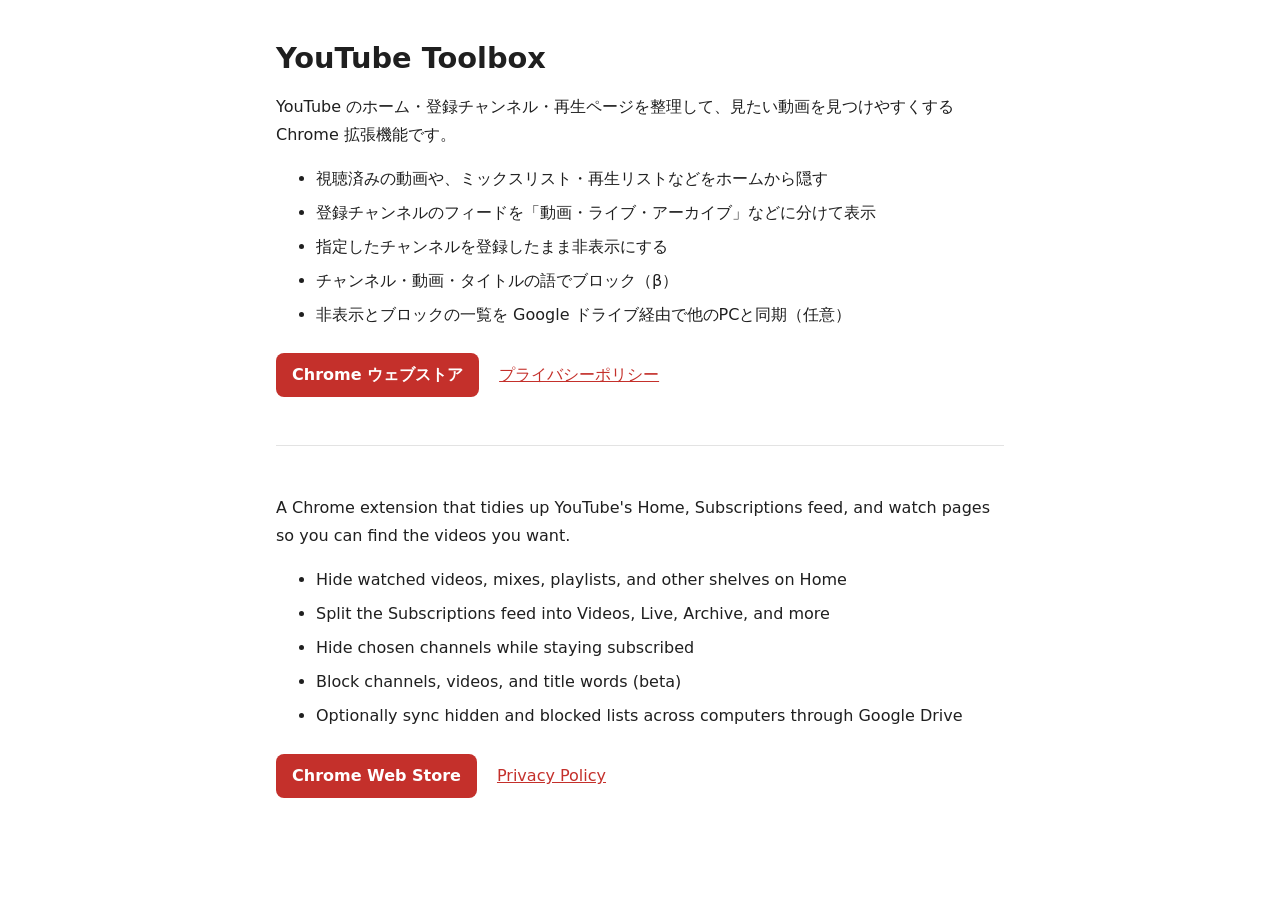
<file: index.html>
<!doctype html>
<html lang="ja">
<head>
  <meta charset="utf-8">
  <meta name="viewport" content="width=device-width, initial-scale=1">
  <title>YouTube Toolbox</title>
  <link rel="stylesheet" href="style.css">
</head>
<body>
  <main>
    <h1>YouTube Toolbox</h1>
    <p>YouTube のホーム・登録チャンネル・再生ページを整理して、見たい動画を見つけやすくする Chrome 拡張機能です。</p>
    <ul>
      <li>視聴済みの動画や、ミックスリスト・再生リストなどをホームから隠す</li>
      <li>登録チャンネルのフィードを「動画・ライブ・アーカイブ」などに分けて表示</li>
      <li>指定したチャンネルを登録したまま非表示にする</li>
      <li>チャンネル・動画・タイトルの語でブロック（β）</li>
      <li>非表示とブロックの一覧を Google ドライブ経由で他のPCと同期（任意）</li>
    </ul>
    <p class="links">
      <a class="button" href="https://chromewebstore.google.com/detail/acdgcmepoenjgodpmhgcahcllmccpcnc">Chrome ウェブストア</a>
      <a href="privacy.html">プライバシーポリシー</a>
    </p>

    <hr>

    <div lang="en">
      <p>A Chrome extension that tidies up YouTube's Home, Subscriptions feed, and watch pages so you can find the videos you want.</p>
      <ul>
        <li>Hide watched videos, mixes, playlists, and other shelves on Home</li>
        <li>Split the Subscriptions feed into Videos, Live, Archive, and more</li>
        <li>Hide chosen channels while staying subscribed</li>
        <li>Block channels, videos, and title words (beta)</li>
        <li>Optionally sync hidden and blocked lists across computers through Google Drive</li>
      </ul>
      <p class="links">
        <a class="button" href="https://chromewebstore.google.com/detail/acdgcmepoenjgodpmhgcahcllmccpcnc">Chrome Web Store</a>
        <a href="privacy.html">Privacy Policy</a>
      </p>
    </div>
  </main>
</body>
</html>
</file>
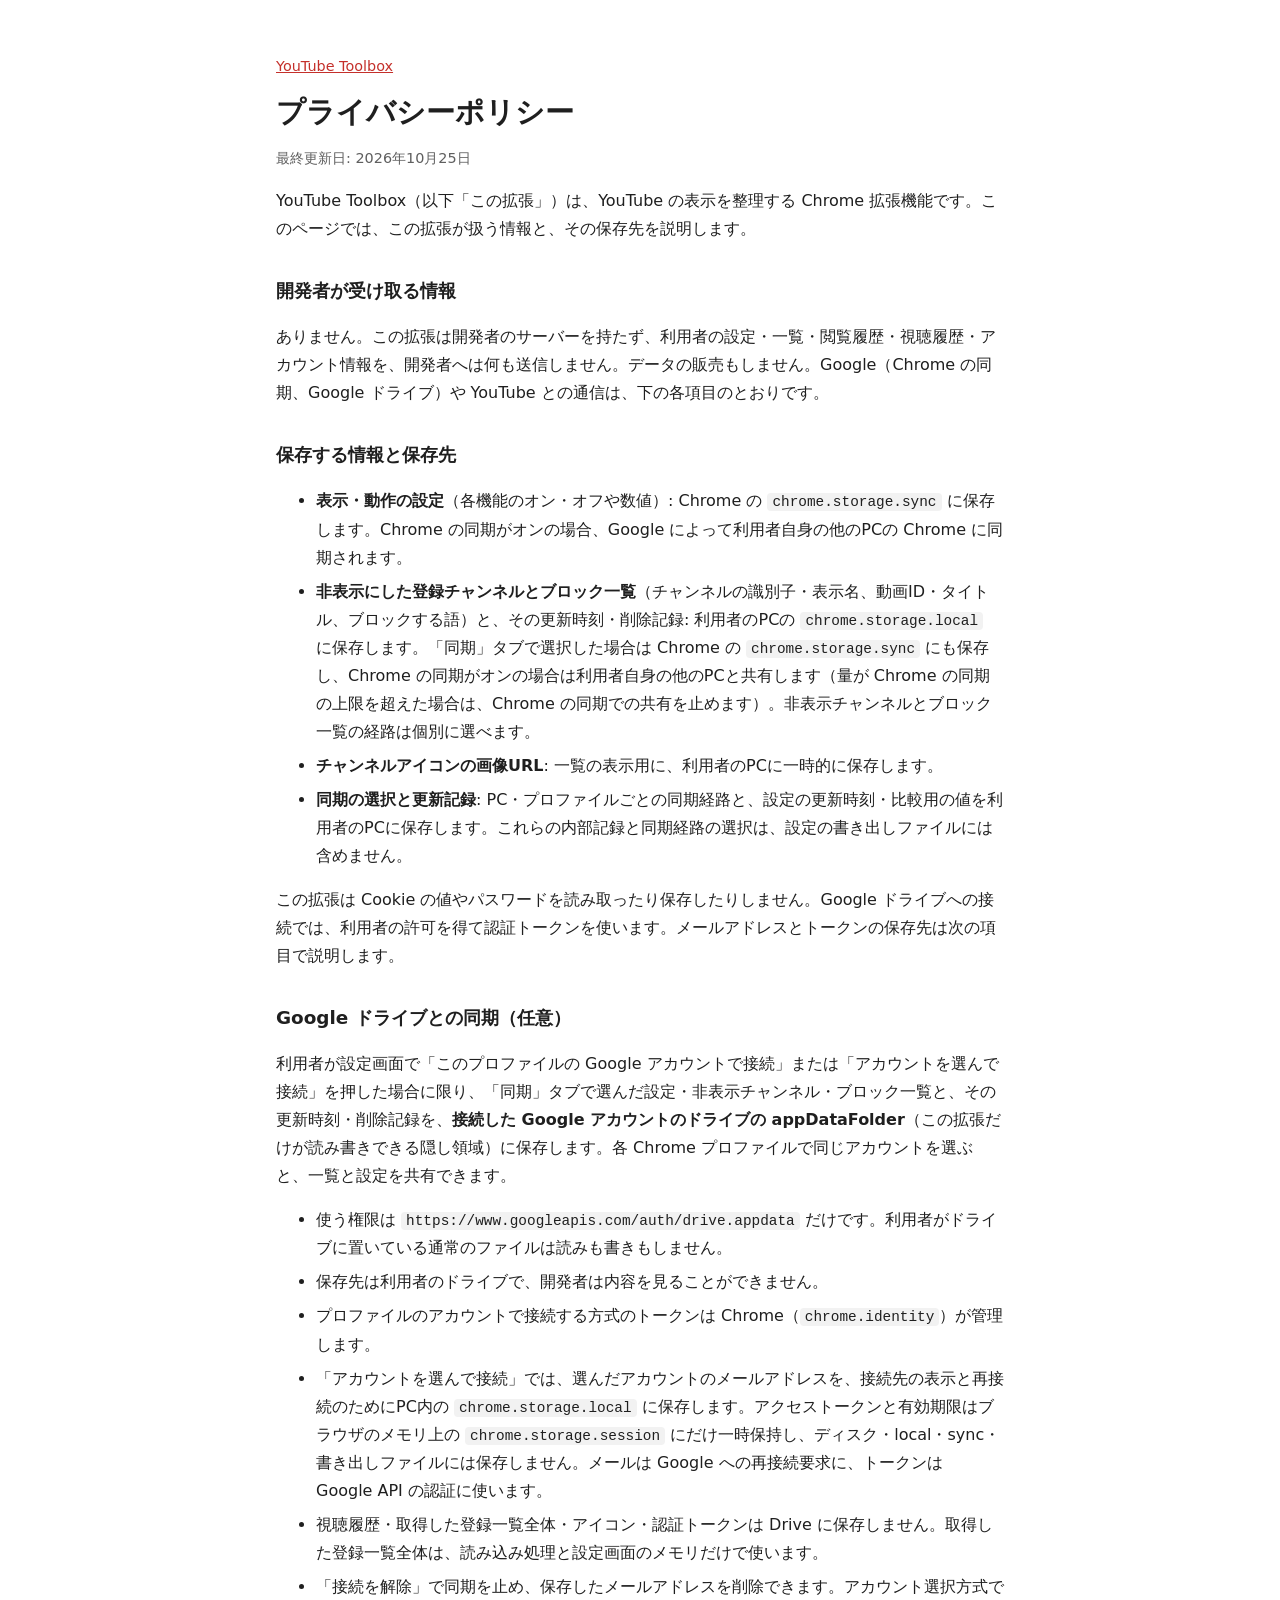
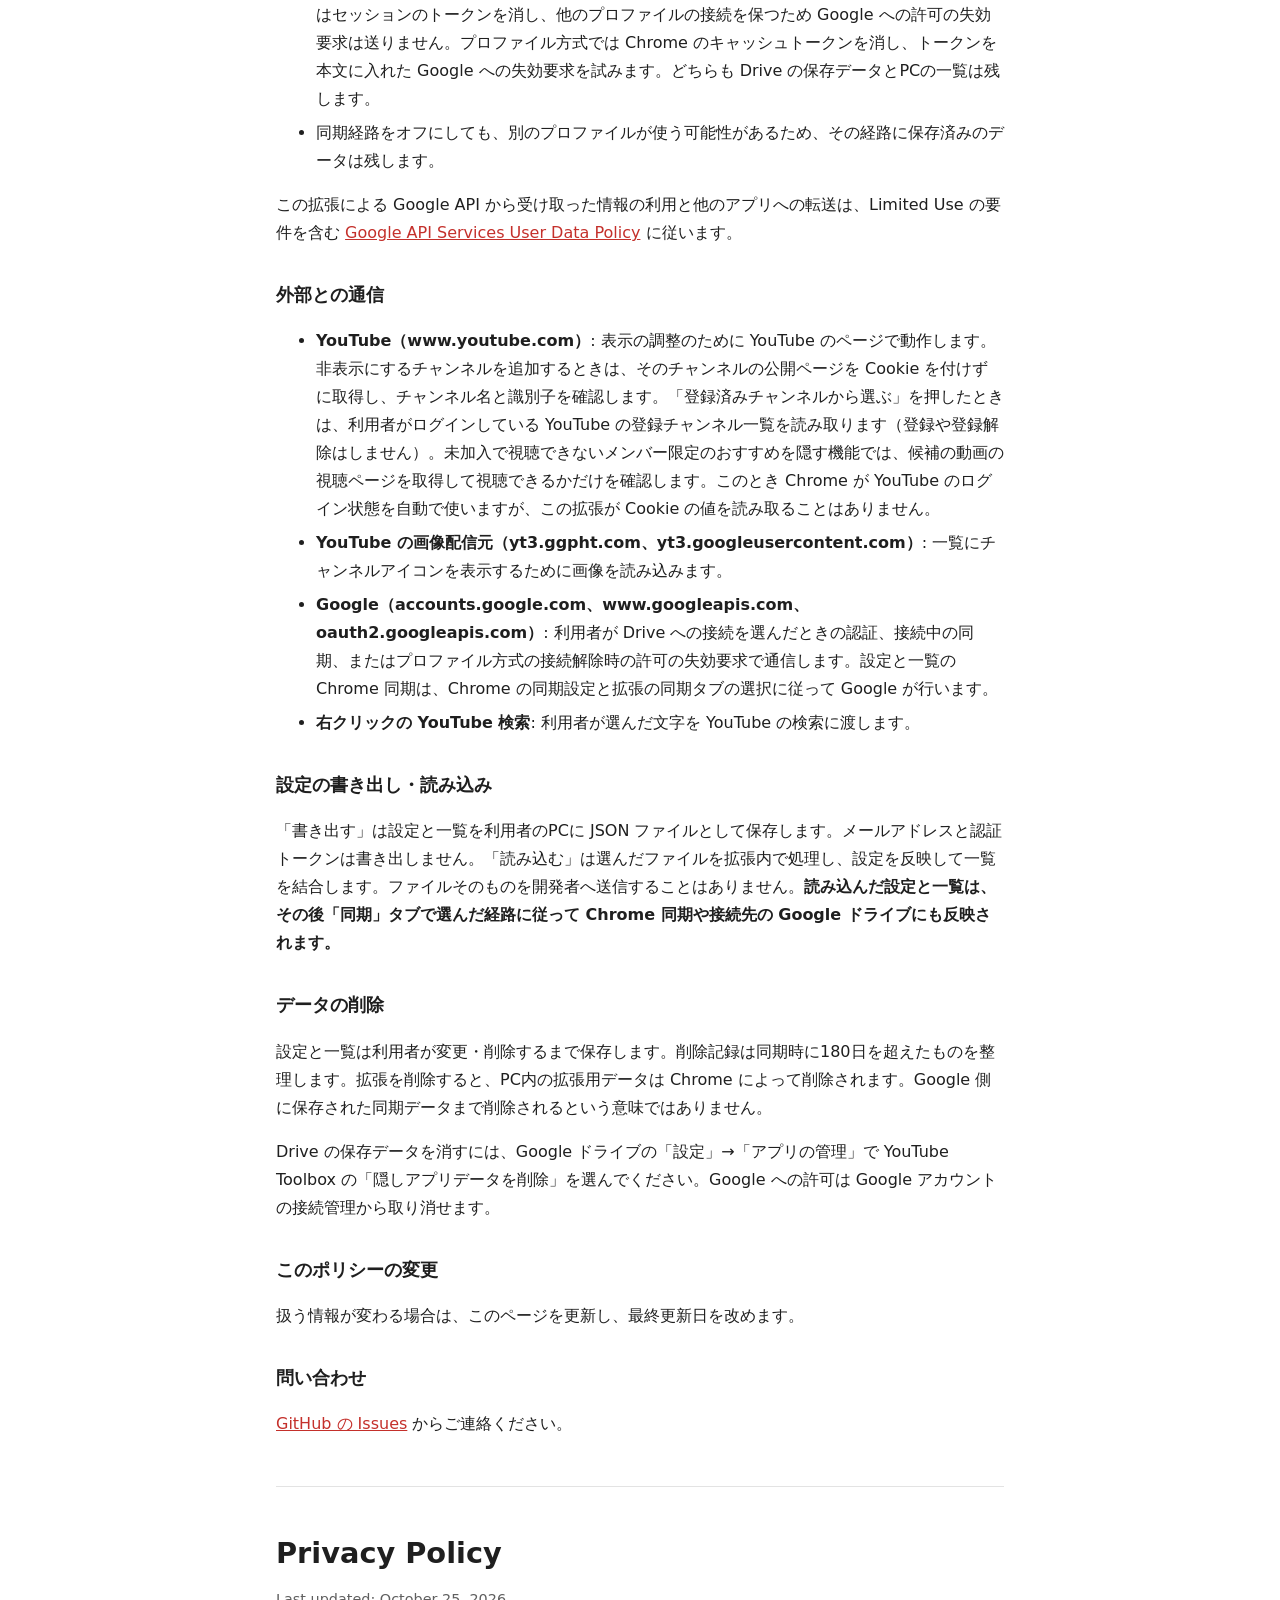
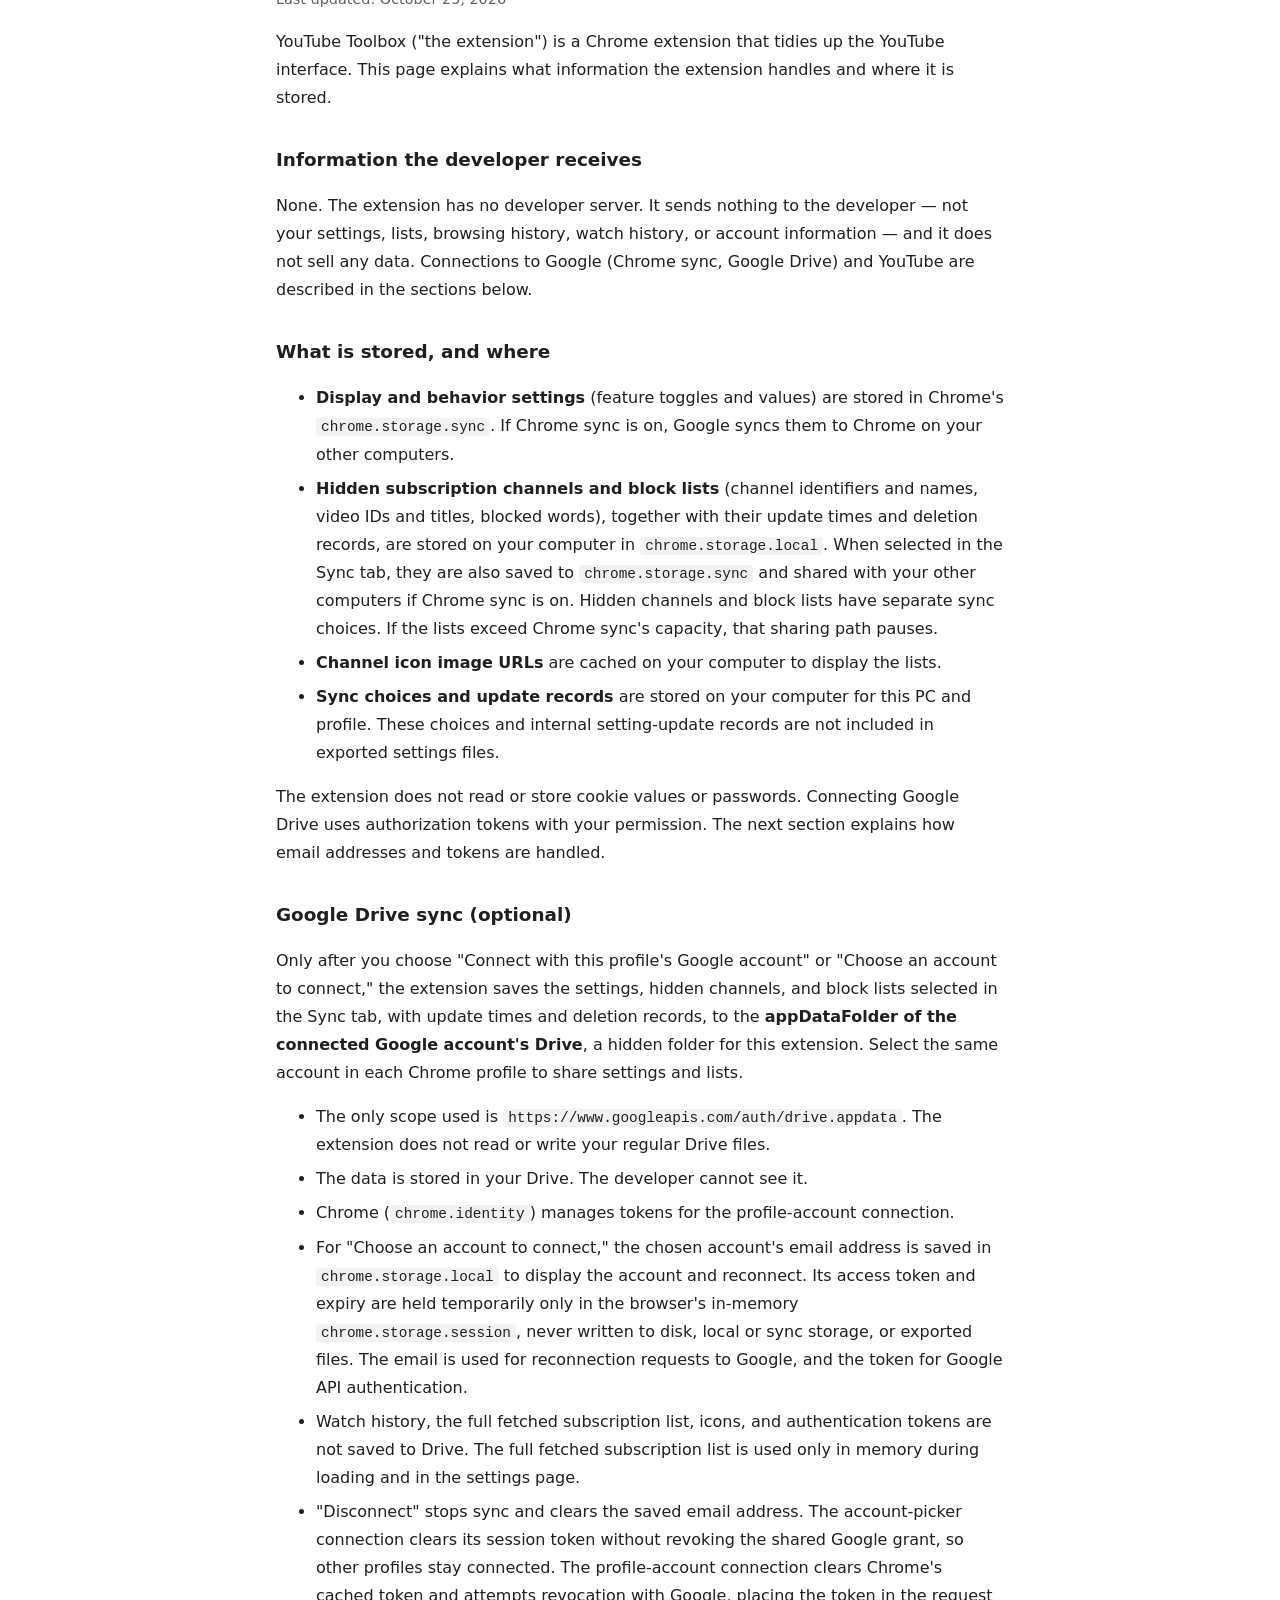
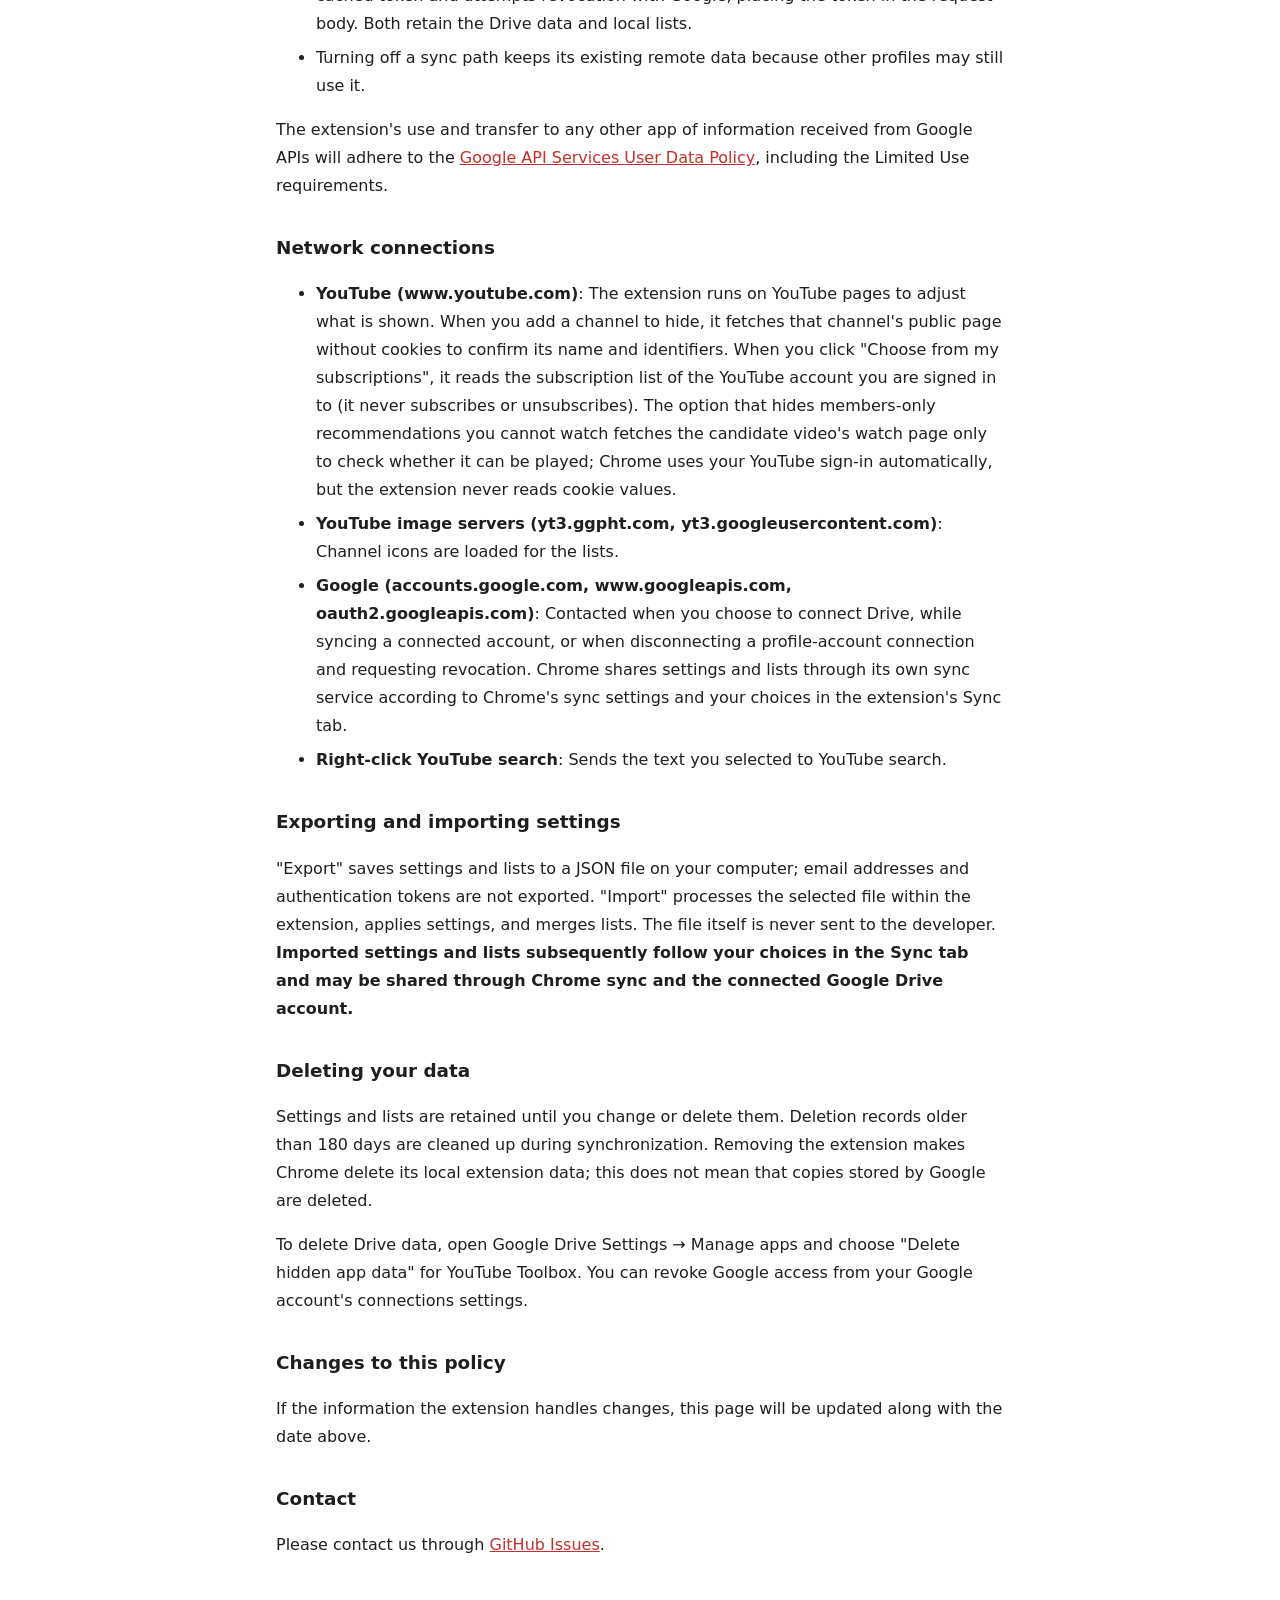
<file: privacy.html>
<!doctype html>
<html lang="ja">
<head>
  <meta charset="utf-8">
  <meta name="viewport" content="width=device-width, initial-scale=1">
  <title>YouTube Toolbox – プライバシーポリシー / Privacy Policy</title>
  <link rel="stylesheet" href="style.css">
</head>
<body>
  <main>
    <p class="back"><a href="./">YouTube Toolbox</a></p>
    <h1>プライバシーポリシー</h1>
    <p class="updated">最終更新日: 2026年10月25日</p>

    <p>YouTube Toolbox（以下「この拡張」）は、YouTube の表示を整理する Chrome 拡張機能です。このページでは、この拡張が扱う情報と、その保存先を説明します。</p>

    <h2>開発者が受け取る情報</h2>
    <p>ありません。この拡張は開発者のサーバーを持たず、利用者の設定・一覧・閲覧履歴・視聴履歴・アカウント情報を、開発者へは何も送信しません。データの販売もしません。Google（Chrome の同期、Google ドライブ）や YouTube との通信は、下の各項目のとおりです。</p>

    <h2>保存する情報と保存先</h2>
    <ul>
      <li><strong>表示・動作の設定</strong>（各機能のオン・オフや数値）: Chrome の <code>chrome.storage.sync</code> に保存します。Chrome の同期がオンの場合、Google によって利用者自身の他のPCの Chrome に同期されます。</li>
      <li><strong>非表示にした登録チャンネルとブロック一覧</strong>（チャンネルの識別子・表示名、動画ID・タイトル、ブロックする語）と、その更新時刻・削除記録: 利用者のPCの <code>chrome.storage.local</code> に保存します。「同期」タブで選択した場合は Chrome の <code>chrome.storage.sync</code> にも保存し、Chrome の同期がオンの場合は利用者自身の他のPCと共有します（量が Chrome の同期の上限を超えた場合は、Chrome の同期での共有を止めます）。非表示チャンネルとブロック一覧の経路は個別に選べます。</li>
      <li><strong>チャンネルアイコンの画像URL</strong>: 一覧の表示用に、利用者のPCに一時的に保存します。</li>
      <li><strong>同期の選択と更新記録</strong>: PC・プロファイルごとの同期経路と、設定の更新時刻・比較用の値を利用者のPCに保存します。これらの内部記録と同期経路の選択は、設定の書き出しファイルには含めません。</li>
    </ul>
    <p>この拡張は Cookie の値やパスワードを読み取ったり保存したりしません。Google ドライブへの接続では、利用者の許可を得て認証トークンを使います。メールアドレスとトークンの保存先は次の項目で説明します。</p>

    <h2>Google ドライブとの同期（任意）</h2>
    <p>利用者が設定画面で「このプロファイルの Google アカウントで接続」または「アカウントを選んで接続」を押した場合に限り、「同期」タブで選んだ設定・非表示チャンネル・ブロック一覧と、その更新時刻・削除記録を、<strong>接続した Google アカウントのドライブの appDataFolder</strong>（この拡張だけが読み書きできる隠し領域）に保存します。各 Chrome プロファイルで同じアカウントを選ぶと、一覧と設定を共有できます。</p>
    <ul>
      <li>使う権限は <code>https://www.googleapis.com/auth/drive.appdata</code> だけです。利用者がドライブに置いている通常のファイルは読みも書きもしません。</li>
      <li>保存先は利用者のドライブで、開発者は内容を見ることができません。</li>
      <li>プロファイルのアカウントで接続する方式のトークンは Chrome（<code>chrome.identity</code>）が管理します。</li>
      <li>「アカウントを選んで接続」では、選んだアカウントのメールアドレスを、接続先の表示と再接続のためにPC内の <code>chrome.storage.local</code> に保存します。アクセストークンと有効期限はブラウザのメモリ上の <code>chrome.storage.session</code> にだけ一時保持し、ディスク・local・sync・書き出しファイルには保存しません。メールは Google への再接続要求に、トークンは Google API の認証に使います。</li>
      <li>視聴履歴・取得した登録一覧全体・アイコン・認証トークンは Drive に保存しません。取得した登録一覧全体は、読み込み処理と設定画面のメモリだけで使います。</li>
      <li>「接続を解除」で同期を止め、保存したメールアドレスを削除できます。アカウント選択方式ではセッションのトークンを消し、他のプロファイルの接続を保つため Google への許可の失効要求は送りません。プロファイル方式では Chrome のキャッシュトークンを消し、トークンを本文に入れた Google への失効要求を試みます。どちらも Drive の保存データとPCの一覧は残します。</li>
      <li>同期経路をオフにしても、別のプロファイルが使う可能性があるため、その経路に保存済みのデータは残します。</li>
    </ul>
    <p>この拡張による Google API から受け取った情報の利用と他のアプリへの転送は、Limited Use の要件を含む <a href="https://developers.google.com/terms/api-services-user-data-policy">Google API Services User Data Policy</a> に従います。</p>

    <h2>外部との通信</h2>
    <ul>
      <li><strong>YouTube（www.youtube.com）</strong>: 表示の調整のために YouTube のページで動作します。非表示にするチャンネルを追加するときは、そのチャンネルの公開ページを Cookie を付けずに取得し、チャンネル名と識別子を確認します。「登録済みチャンネルから選ぶ」を押したときは、利用者がログインしている YouTube の登録チャンネル一覧を読み取ります（登録や登録解除はしません）。未加入で視聴できないメンバー限定のおすすめを隠す機能では、候補の動画の視聴ページを取得して視聴できるかだけを確認します。このとき Chrome が YouTube のログイン状態を自動で使いますが、この拡張が Cookie の値を読み取ることはありません。</li>
      <li><strong>YouTube の画像配信元（yt3.ggpht.com、yt3.googleusercontent.com）</strong>: 一覧にチャンネルアイコンを表示するために画像を読み込みます。</li>
      <li><strong>Google（accounts.google.com、www.googleapis.com、oauth2.googleapis.com）</strong>: 利用者が Drive への接続を選んだときの認証、接続中の同期、またはプロファイル方式の接続解除時の許可の失効要求で通信します。設定と一覧の Chrome 同期は、Chrome の同期設定と拡張の同期タブの選択に従って Google が行います。</li>
      <li><strong>右クリックの YouTube 検索</strong>: 利用者が選んだ文字を YouTube の検索に渡します。</li>
    </ul>

    <h2>設定の書き出し・読み込み</h2>
    <p>「書き出す」は設定と一覧を利用者のPCに JSON ファイルとして保存します。メールアドレスと認証トークンは書き出しません。「読み込む」は選んだファイルを拡張内で処理し、設定を反映して一覧を結合します。ファイルそのものを開発者へ送信することはありません。<strong>読み込んだ設定と一覧は、その後「同期」タブで選んだ経路に従って Chrome 同期や接続先の Google ドライブにも反映されます。</strong></p>

    <h2>データの削除</h2>
    <p>設定と一覧は利用者が変更・削除するまで保存します。削除記録は同期時に180日を超えたものを整理します。拡張を削除すると、PC内の拡張用データは Chrome によって削除されます。Google 側に保存された同期データまで削除されるという意味ではありません。</p>
    <p>Drive の保存データを消すには、Google ドライブの「設定」→「アプリの管理」で YouTube Toolbox の「隠しアプリデータを削除」を選んでください。Google への許可は Google アカウントの接続管理から取り消せます。</p>

    <h2>このポリシーの変更</h2>
    <p>扱う情報が変わる場合は、このページを更新し、最終更新日を改めます。</p>

    <h2>問い合わせ</h2>
    <p><a href="https://github.com/dssafewhfh/youtube-toolbox-site/issues">GitHub の Issues</a> からご連絡ください。</p>

    <hr>

    <h1 lang="en">Privacy Policy</h1>
    <div lang="en">
      <p class="updated">Last updated: October 25, 2026</p>

      <p>YouTube Toolbox ("the extension") is a Chrome extension that tidies up the YouTube interface. This page explains what information the extension handles and where it is stored.</p>

      <h2>Information the developer receives</h2>
      <p>None. The extension has no developer server. It sends nothing to the developer — not your settings, lists, browsing history, watch history, or account information — and it does not sell any data. Connections to Google (Chrome sync, Google Drive) and YouTube are described in the sections below.</p>

      <h2>What is stored, and where</h2>
      <ul>
        <li><strong>Display and behavior settings</strong> (feature toggles and values) are stored in Chrome's <code>chrome.storage.sync</code>. If Chrome sync is on, Google syncs them to Chrome on your other computers.</li>
        <li><strong>Hidden subscription channels and block lists</strong> (channel identifiers and names, video IDs and titles, blocked words), together with their update times and deletion records, are stored on your computer in <code>chrome.storage.local</code>. When selected in the Sync tab, they are also saved to <code>chrome.storage.sync</code> and shared with your other computers if Chrome sync is on. Hidden channels and block lists have separate sync choices. If the lists exceed Chrome sync's capacity, that sharing path pauses.</li>
        <li><strong>Channel icon image URLs</strong> are cached on your computer to display the lists.</li>
        <li><strong>Sync choices and update records</strong> are stored on your computer for this PC and profile. These choices and internal setting-update records are not included in exported settings files.</li>
      </ul>
      <p>The extension does not read or store cookie values or passwords. Connecting Google Drive uses authorization tokens with your permission. The next section explains how email addresses and tokens are handled.</p>

      <h2>Google Drive sync (optional)</h2>
      <p>Only after you choose "Connect with this profile's Google account" or "Choose an account to connect," the extension saves the settings, hidden channels, and block lists selected in the Sync tab, with update times and deletion records, to the <strong>appDataFolder of the connected Google account's Drive</strong>, a hidden folder for this extension. Select the same account in each Chrome profile to share settings and lists.</p>
      <ul>
        <li>The only scope used is <code>https://www.googleapis.com/auth/drive.appdata</code>. The extension does not read or write your regular Drive files.</li>
        <li>The data is stored in your Drive. The developer cannot see it.</li>
        <li>Chrome (<code>chrome.identity</code>) manages tokens for the profile-account connection.</li>
        <li>For "Choose an account to connect," the chosen account's email address is saved in <code>chrome.storage.local</code> to display the account and reconnect. Its access token and expiry are held temporarily only in the browser's in-memory <code>chrome.storage.session</code>, never written to disk, local or sync storage, or exported files. The email is used for reconnection requests to Google, and the token for Google API authentication.</li>
        <li>Watch history, the full fetched subscription list, icons, and authentication tokens are not saved to Drive. The full fetched subscription list is used only in memory during loading and in the settings page.</li>
        <li>"Disconnect" stops sync and clears the saved email address. The account-picker connection clears its session token without revoking the shared Google grant, so other profiles stay connected. The profile-account connection clears Chrome's cached token and attempts revocation with Google, placing the token in the request body. Both retain the Drive data and local lists.</li>
        <li>Turning off a sync path keeps its existing remote data because other profiles may still use it.</li>
      </ul>
      <p>The extension's use and transfer to any other app of information received from Google APIs will adhere to the <a href="https://developers.google.com/terms/api-services-user-data-policy">Google API Services User Data Policy</a>, including the Limited Use requirements.</p>

      <h2>Network connections</h2>
      <ul>
        <li><strong>YouTube (www.youtube.com)</strong>: The extension runs on YouTube pages to adjust what is shown. When you add a channel to hide, it fetches that channel's public page without cookies to confirm its name and identifiers. When you click "Choose from my subscriptions", it reads the subscription list of the YouTube account you are signed in to (it never subscribes or unsubscribes). The option that hides members-only recommendations you cannot watch fetches the candidate video's watch page only to check whether it can be played; Chrome uses your YouTube sign-in automatically, but the extension never reads cookie values.</li>
        <li><strong>YouTube image servers (yt3.ggpht.com, yt3.googleusercontent.com)</strong>: Channel icons are loaded for the lists.</li>
        <li><strong>Google (accounts.google.com, www.googleapis.com, oauth2.googleapis.com)</strong>: Contacted when you choose to connect Drive, while syncing a connected account, or when disconnecting a profile-account connection and requesting revocation. Chrome shares settings and lists through its own sync service according to Chrome's sync settings and your choices in the extension's Sync tab.</li>
        <li><strong>Right-click YouTube search</strong>: Sends the text you selected to YouTube search.</li>
      </ul>

      <h2>Exporting and importing settings</h2>
      <p>"Export" saves settings and lists to a JSON file on your computer; email addresses and authentication tokens are not exported. "Import" processes the selected file within the extension, applies settings, and merges lists. The file itself is never sent to the developer. <strong>Imported settings and lists subsequently follow your choices in the Sync tab and may be shared through Chrome sync and the connected Google Drive account.</strong></p>

      <h2>Deleting your data</h2>
      <p>Settings and lists are retained until you change or delete them. Deletion records older than 180 days are cleaned up during synchronization. Removing the extension makes Chrome delete its local extension data; this does not mean that copies stored by Google are deleted.</p>
      <p>To delete Drive data, open Google Drive Settings → Manage apps and choose "Delete hidden app data" for YouTube Toolbox. You can revoke Google access from your Google account's connections settings.</p>

      <h2>Changes to this policy</h2>
      <p>If the information the extension handles changes, this page will be updated along with the date above.</p>

      <h2>Contact</h2>
      <p>Please contact us through <a href="https://github.com/dssafewhfh/youtube-toolbox-site/issues">GitHub Issues</a>.</p>
    </div>
  </main>
</body>
</html>
</file>
<file: style.css>
:root {
  color-scheme: light dark;
  --bg: #ffffff;
  --ink: #1f1f1f;
  --muted: #5f5f5f;
  --accent: #c4302b;
  --line: #e3e3e3;
  --code-bg: #f2f2f2;
}

@media (prefers-color-scheme: dark) {
  :root {
    --bg: #161616;
    --ink: #ececec;
    --muted: #a8a8a8;
    --accent: #ff7a6b;
    --line: #333333;
    --code-bg: #262626;
  }
}

* { box-sizing: border-box; }

body {
  margin: 0;
  background: var(--bg);
  color: var(--ink);
  font: 16px/1.75 system-ui, "Segoe UI", "Hiragino Sans", "Noto Sans JP", sans-serif;
}

main {
  max-width: 760px;
  margin: 0 auto;
  padding: 40px 16px 64px;
}

h1 { font-size: 1.8rem; line-height: 1.3; margin: 0 0 12px; }
h2 { font-size: 1.15rem; margin: 32px 0 8px; }
a { color: var(--accent); }
code { background: var(--code-bg); color: var(--ink); padding: 1px 5px; border-radius: 4px; font-size: .9em; overflow-wrap: anywhere; }
hr { border: 0; border-top: 1px solid var(--line); margin: 48px 0; }
li + li { margin-top: 6px; }
.updated, .back { color: var(--muted); font-size: .9rem; }

.links { display: flex; flex-wrap: wrap; gap: 12px 20px; align-items: center; margin-top: 24px; }
.button {
  display: inline-block;
  padding: 8px 16px;
  border-radius: 8px;
  background: var(--accent);
  color: var(--bg);
  text-decoration: none;
  font-weight: 600;
}
</file>
